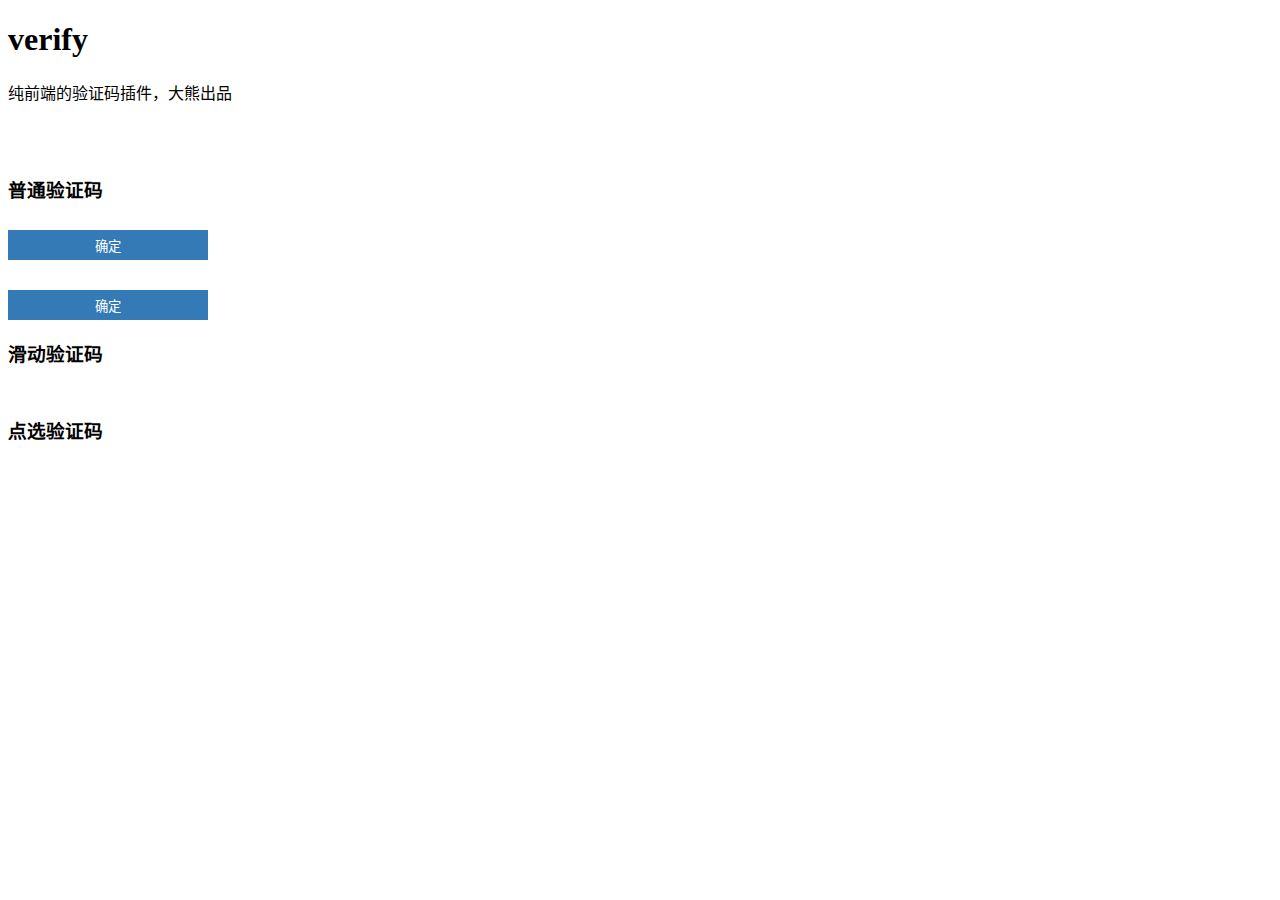
<file: src/lib/verify-master/index.html>
<!DOCTYPE html>
<html lang="zh-cn">

<head>
	<meta http-equiv="Content-Type" content="text/html; charset=utf-8">
	<meta name="viewport"
		content="width=device-width,initial-scale=1,minimum-scale=1,maximum-scale=1,user-scalable=no" />
	<title>verify插件demo</title>

	<link rel="stylesheet" type="text/css" href="css/verify.css">
</head>

<body>
	<h1>verify</h1>
	<p>纯前端的验证码插件，大熊出品</p>

	<br><br>

	<h3>普通验证码</h3>
	<div id="mpanel2">
	</div>

	<button type="button" id="check-btn" class="verify-btn">确定</button>


	<div id="mpanel3" style="margin-top: 20px">
	</div>

	<button type="button" id="check-btn2" class="verify-btn">确定</button>

	<h3>滑动验证码</h3>
	<div id="mpanel1">
	</div>

	<div id="mpanel4" style="margin-top:50px;">
	</div>


	<h3>点选验证码</h3>
	<div id="mpanel5" style="margin-top:50px;">
	</div>

	<div id="mpanel6" style="margin-top:50px;">
	</div>


	<script src="http://www.jq22.com/jquery/jquery-1.10.2.js"></script>
	<script type="text/javascript" src="js/verify.js"></script>
	<!--<script type="text/javascript" src="js/verify.min.js" ></script>-->

	<script>

		$('#mpanel2').codeVerify({
			type: 1,
			width: '400px',
			height: '50px',
			fontSize: '30px',
			codeLength: 6,
			btnId: 'check-btn',
			ready: function () {
			},
			success: function () {
				alert('验证匹配！');
			},
			error: function () {
				alert('验证码不匹配！');
			}
		});


		$('#mpanel3').codeVerify({
			type: 2,
			figure: 100,	//位数，仅在type=2时生效
			arith: 0,	//算法，支持加减乘，不填为随机，仅在type=2时生效
			width: '200px',
			height: '50px',
			fontSize: '30px',
			btnId: 'check-btn2',
			ready: function () {
			},
			success: function () {
				alert('验证匹配！');
			},
			error: function () {
				alert('验证码不匹配！');
			}
		});



		$('#mpanel1').slideVerify({
			type: 1,		//类型
			vOffset: 5,	//误差量，根据需求自行调整
			barSize: {
				width: '80%',
				height: '40px',
			},
			ready: function () {
			},
			success: function () {
				alert('验证成功，添加你自己的代码！');
				//......后续操作
			},
			error: function () {
				//		        	alert('验证失败！');
			}

		});


		$('#mpanel4').slideVerify({
			type: 2,		//类型
			vOffset: 5,	//误差量，根据需求自行调整
			vSpace: 5,	//间隔
			imgName: ['1.jpg', '2.jpg'],
			imgSize: {
				width: '400px',
				height: '200px',
			},
			blockSize: {
				width: '40px',
				height: '40px',
			},
			barSize: {
				width: '400px',
				height: '40px',
			},
			ready: function () {
			},
			success: function () {
				alert('验证成功，添加你自己的代码！');
				//......后续操作
			},
			error: function () {
				//		        	alert('验证失败！');
			}

		});



		$('#mpanel5').pointsVerify({
			defaultNum: 4,	//默认的文字数量
			checkNum: 2,	//校对的文字数量
			vSpace: 5,	//间隔
			imgName: ['1.jpg', '2.jpg'],
			imgSize: {
				width: '600px',
				height: '200px',
			},
			barSize: {
				width: '600px',
				height: '40px',
			},
			ready: function () {
			},
			success: function () {
				alert('验证成功，添加你自己的代码！');
				//......后续操作
			},
			error: function () {
				//		        	alert('验证失败！');
			}

		});

		$('#mpanel6').pointsVerify({
			defaultNum: 4,	//默认的文字数量
			checkNum: 2,	//校对的文字数量
			vSpace: 5,	//间隔
			imgName: ['1.jpg', '2.jpg'],
			imgSize: {
				width: '600px',
				height: '200px',
			},
			barSize: {
				width: '600px',
				height: '40px',
			},
			ready: function () {
			},
			success: function () {
				alert('验证成功，添加你自己的代码！');
				//......后续操作
			},
			error: function () {
				//		        	alert('验证失败！');
			}

		});


	</script>
</body>

</html>
</file>
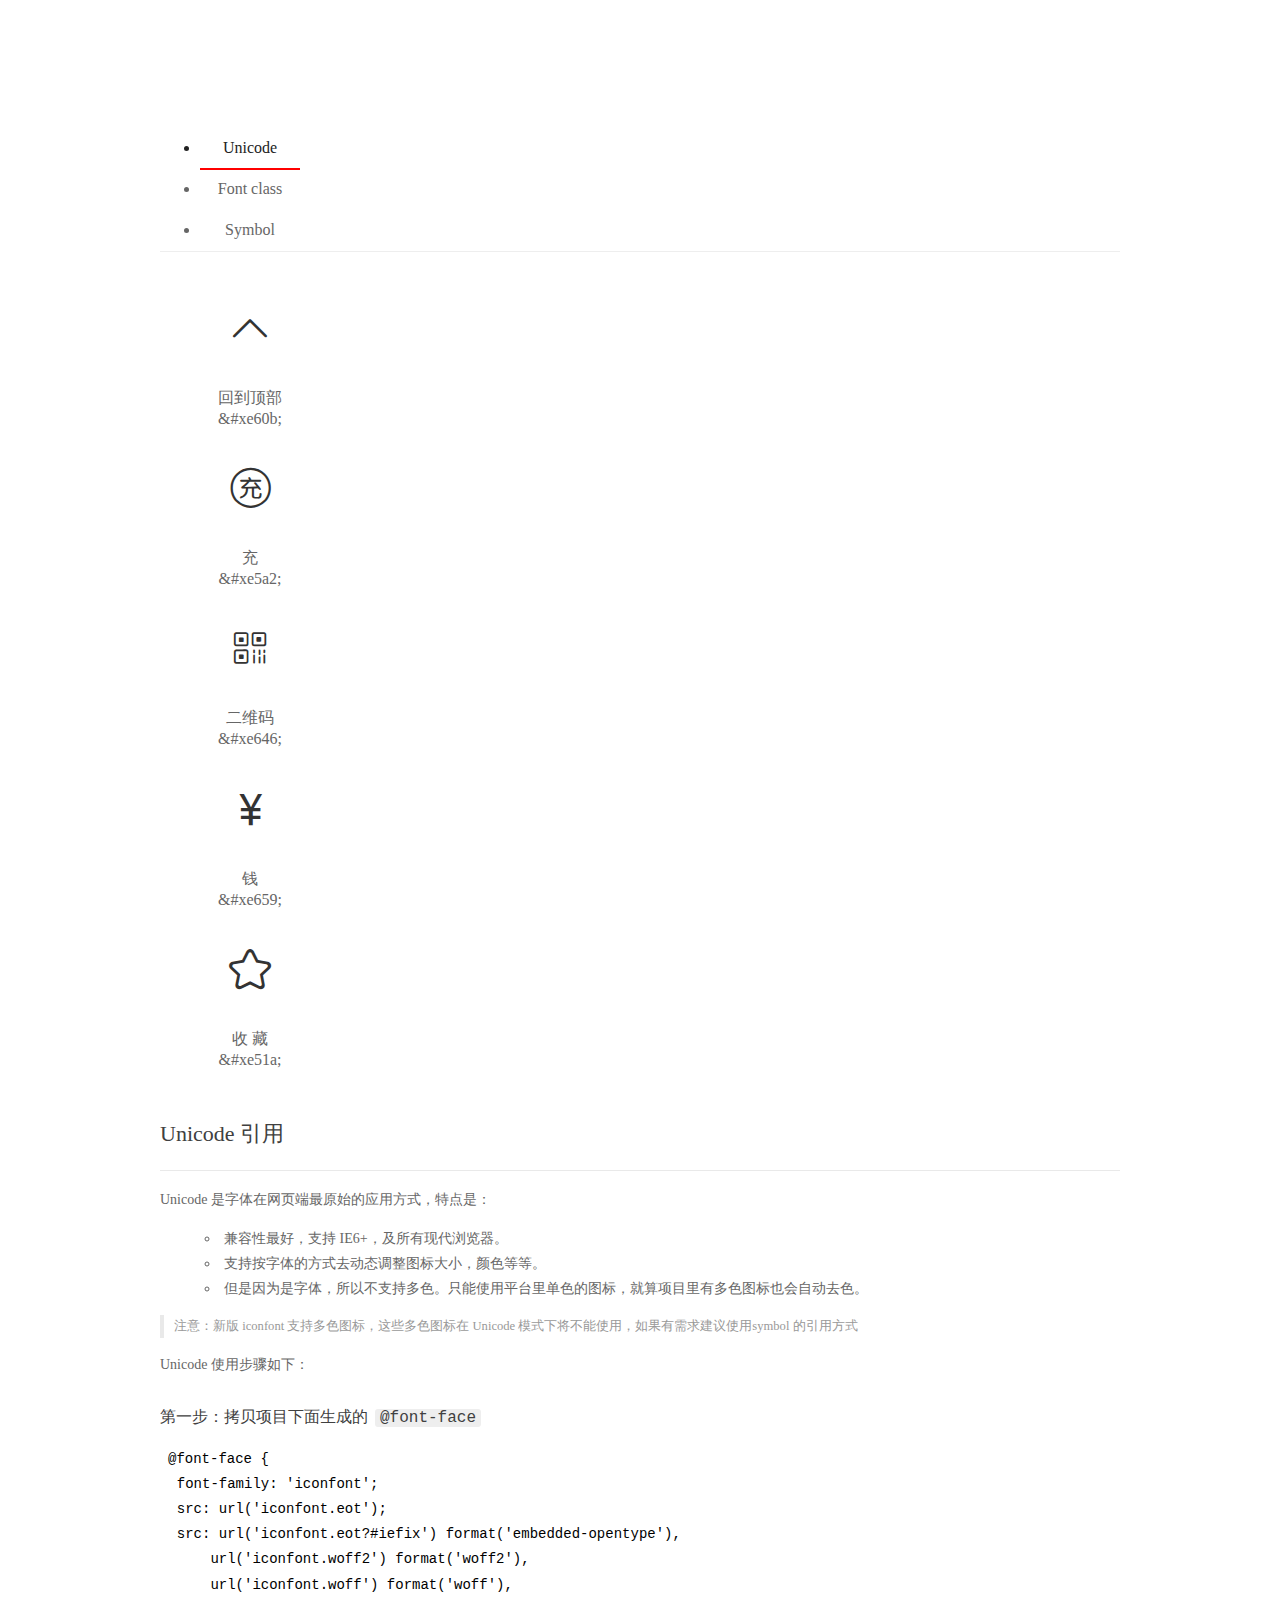
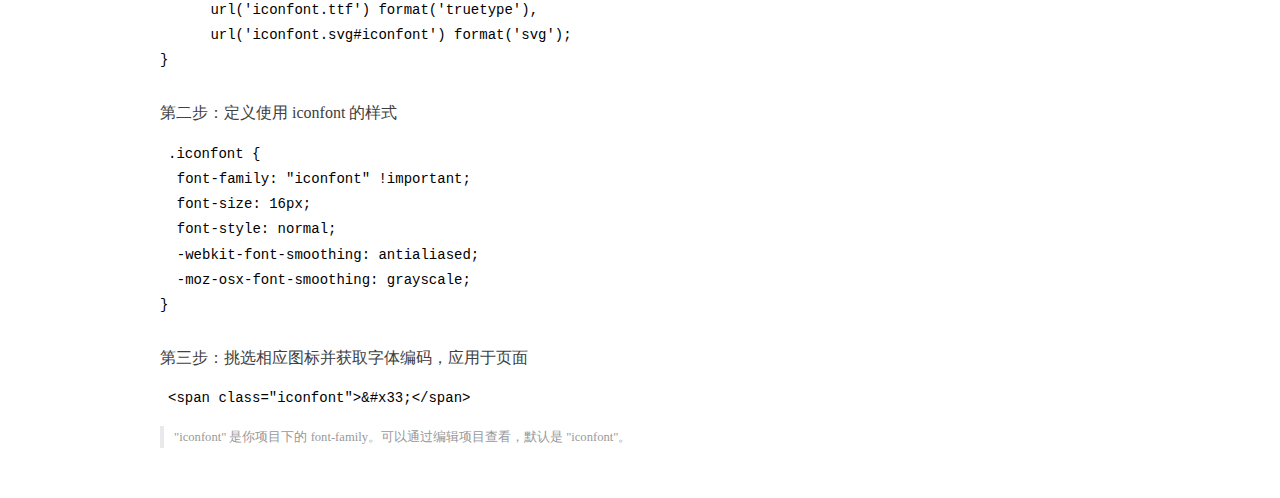
<file: src/lib/font_tb0zqkfwmp/demo_index.html>
<!DOCTYPE html>
<html>
<head>
  <meta charset="utf-8"/>
  <title>IconFont Demo</title>
  <link rel="shortcut icon" href="https://gtms04.alicdn.com/tps/i4/TB1_oz6GVXXXXaFXpXXJDFnIXXX-64-64.ico" type="image/x-icon"/>
  <link rel="stylesheet" href="https://g.alicdn.com/thx/cube/1.3.2/cube.min.css">
  <link rel="stylesheet" href="demo.css">
  <link rel="stylesheet" href="iconfont.css">
  <script src="iconfont.js"></script>
  <!-- jQuery -->
  <script src="https://a1.alicdn.com/oss/uploads/2018/12/26/7bfddb60-08e8-11e9-9b04-53e73bb6408b.js"></script>
  <!-- 代码高亮 -->
  <script src="https://a1.alicdn.com/oss/uploads/2018/12/26/a3f714d0-08e6-11e9-8a15-ebf944d7534c.js"></script>
</head>
<body>
  <div class="main">
    <h1 class="logo"><a href="https://www.iconfont.cn/" title="iconfont 首页" target="_blank">&#xe86b;</a></h1>
    <div class="nav-tabs">
      <ul id="tabs" class="dib-box">
        <li class="dib active"><span>Unicode</span></li>
        <li class="dib"><span>Font class</span></li>
        <li class="dib"><span>Symbol</span></li>
      </ul>
      
    </div>
    <div class="tab-container">
      <div class="content unicode" style="display: block;">
          <ul class="icon_lists dib-box">
          
            <li class="dib">
              <span class="icon iconfont">&#xe60b;</span>
                <div class="name">回到顶部</div>
                <div class="code-name">&amp;#xe60b;</div>
              </li>
          
            <li class="dib">
              <span class="icon iconfont">&#xe5a2;</span>
                <div class="name">充</div>
                <div class="code-name">&amp;#xe5a2;</div>
              </li>
          
            <li class="dib">
              <span class="icon iconfont">&#xe646;</span>
                <div class="name">二维码</div>
                <div class="code-name">&amp;#xe646;</div>
              </li>
          
            <li class="dib">
              <span class="icon iconfont">&#xe659;</span>
                <div class="name">钱</div>
                <div class="code-name">&amp;#xe659;</div>
              </li>
          
            <li class="dib">
              <span class="icon iconfont">&#xe51a;</span>
                <div class="name">收 藏</div>
                <div class="code-name">&amp;#xe51a;</div>
              </li>
          
          </ul>
          <div class="article markdown">
          <h2 id="unicode-">Unicode 引用</h2>
          <hr>

          <p>Unicode 是字体在网页端最原始的应用方式，特点是：</p>
          <ul>
            <li>兼容性最好，支持 IE6+，及所有现代浏览器。</li>
            <li>支持按字体的方式去动态调整图标大小，颜色等等。</li>
            <li>但是因为是字体，所以不支持多色。只能使用平台里单色的图标，就算项目里有多色图标也会自动去色。</li>
          </ul>
          <blockquote>
            <p>注意：新版 iconfont 支持多色图标，这些多色图标在 Unicode 模式下将不能使用，如果有需求建议使用symbol 的引用方式</p>
          </blockquote>
          <p>Unicode 使用步骤如下：</p>
          <h3 id="-font-face">第一步：拷贝项目下面生成的 <code>@font-face</code></h3>
<pre><code class="language-css"
>@font-face {
  font-family: 'iconfont';
  src: url('iconfont.eot');
  src: url('iconfont.eot?#iefix') format('embedded-opentype'),
      url('iconfont.woff2') format('woff2'),
      url('iconfont.woff') format('woff'),
      url('iconfont.ttf') format('truetype'),
      url('iconfont.svg#iconfont') format('svg');
}
</code></pre>
          <h3 id="-iconfont-">第二步：定义使用 iconfont 的样式</h3>
<pre><code class="language-css"
>.iconfont {
  font-family: "iconfont" !important;
  font-size: 16px;
  font-style: normal;
  -webkit-font-smoothing: antialiased;
  -moz-osx-font-smoothing: grayscale;
}
</code></pre>
          <h3 id="-">第三步：挑选相应图标并获取字体编码，应用于页面</h3>
<pre>
<code class="language-html"
>&lt;span class="iconfont"&gt;&amp;#x33;&lt;/span&gt;
</code></pre>
          <blockquote>
            <p>"iconfont" 是你项目下的 font-family。可以通过编辑项目查看，默认是 "iconfont"。</p>
          </blockquote>
          </div>
      </div>
      <div class="content font-class">
        <ul class="icon_lists dib-box">
          
          <li class="dib">
            <span class="icon iconfont icon-icon_huaban"></span>
            <div class="name">
              回到顶部
            </div>
            <div class="code-name">.icon-icon_huaban
            </div>
          </li>
          
          <li class="dib">
            <span class="icon iconfont icon-chong"></span>
            <div class="name">
              充
            </div>
            <div class="code-name">.icon-chong
            </div>
          </li>
          
          <li class="dib">
            <span class="icon iconfont icon-ico"></span>
            <div class="name">
              二维码
            </div>
            <div class="code-name">.icon-ico
            </div>
          </li>
          
          <li class="dib">
            <span class="icon iconfont icon-sousuoyemiantubiao"></span>
            <div class="name">
              钱
            </div>
            <div class="code-name">.icon-sousuoyemiantubiao
            </div>
          </li>
          
          <li class="dib">
            <span class="icon iconfont icon-shoucang"></span>
            <div class="name">
              收 藏
            </div>
            <div class="code-name">.icon-shoucang
            </div>
          </li>
          
        </ul>
        <div class="article markdown">
        <h2 id="font-class-">font-class 引用</h2>
        <hr>

        <p>font-class 是 Unicode 使用方式的一种变种，主要是解决 Unicode 书写不直观，语意不明确的问题。</p>
        <p>与 Unicode 使用方式相比，具有如下特点：</p>
        <ul>
          <li>兼容性良好，支持 IE8+，及所有现代浏览器。</li>
          <li>相比于 Unicode 语意明确，书写更直观。可以很容易分辨这个 icon 是什么。</li>
          <li>因为使用 class 来定义图标，所以当要替换图标时，只需要修改 class 里面的 Unicode 引用。</li>
          <li>不过因为本质上还是使用的字体，所以多色图标还是不支持的。</li>
        </ul>
        <p>使用步骤如下：</p>
        <h3 id="-fontclass-">第一步：引入项目下面生成的 fontclass 代码：</h3>
<pre><code class="language-html">&lt;link rel="stylesheet" href="./iconfont.css"&gt;
</code></pre>
        <h3 id="-">第二步：挑选相应图标并获取类名，应用于页面：</h3>
<pre><code class="language-html">&lt;span class="iconfont icon-xxx"&gt;&lt;/span&gt;
</code></pre>
        <blockquote>
          <p>"
            iconfont" 是你项目下的 font-family。可以通过编辑项目查看，默认是 "iconfont"。</p>
        </blockquote>
      </div>
      </div>
      <div class="content symbol">
          <ul class="icon_lists dib-box">
          
            <li class="dib">
                <svg class="icon svg-icon" aria-hidden="true">
                  <use xlink:href="#icon-icon_huaban"></use>
                </svg>
                <div class="name">回到顶部</div>
                <div class="code-name">#icon-icon_huaban</div>
            </li>
          
            <li class="dib">
                <svg class="icon svg-icon" aria-hidden="true">
                  <use xlink:href="#icon-chong"></use>
                </svg>
                <div class="name">充</div>
                <div class="code-name">#icon-chong</div>
            </li>
          
            <li class="dib">
                <svg class="icon svg-icon" aria-hidden="true">
                  <use xlink:href="#icon-ico"></use>
                </svg>
                <div class="name">二维码</div>
                <div class="code-name">#icon-ico</div>
            </li>
          
            <li class="dib">
                <svg class="icon svg-icon" aria-hidden="true">
                  <use xlink:href="#icon-sousuoyemiantubiao"></use>
                </svg>
                <div class="name">钱</div>
                <div class="code-name">#icon-sousuoyemiantubiao</div>
            </li>
          
            <li class="dib">
                <svg class="icon svg-icon" aria-hidden="true">
                  <use xlink:href="#icon-shoucang"></use>
                </svg>
                <div class="name">收 藏</div>
                <div class="code-name">#icon-shoucang</div>
            </li>
          
          </ul>
          <div class="article markdown">
          <h2 id="symbol-">Symbol 引用</h2>
          <hr>

          <p>这是一种全新的使用方式，应该说这才是未来的主流，也是平台目前推荐的用法。相关介绍可以参考这篇<a href="">文章</a>
            这种用法其实是做了一个 SVG 的集合，与另外两种相比具有如下特点：</p>
          <ul>
            <li>支持多色图标了，不再受单色限制。</li>
            <li>通过一些技巧，支持像字体那样，通过 <code>font-size</code>, <code>color</code> 来调整样式。</li>
            <li>兼容性较差，支持 IE9+，及现代浏览器。</li>
            <li>浏览器渲染 SVG 的性能一般，还不如 png。</li>
          </ul>
          <p>使用步骤如下：</p>
          <h3 id="-symbol-">第一步：引入项目下面生成的 symbol 代码：</h3>
<pre><code class="language-html">&lt;script src="./iconfont.js"&gt;&lt;/script&gt;
</code></pre>
          <h3 id="-css-">第二步：加入通用 CSS 代码（引入一次就行）：</h3>
<pre><code class="language-html">&lt;style&gt;
.icon {
  width: 1em;
  height: 1em;
  vertical-align: -0.15em;
  fill: currentColor;
  overflow: hidden;
}
&lt;/style&gt;
</code></pre>
          <h3 id="-">第三步：挑选相应图标并获取类名，应用于页面：</h3>
<pre><code class="language-html">&lt;svg class="icon" aria-hidden="true"&gt;
  &lt;use xlink:href="#icon-xxx"&gt;&lt;/use&gt;
&lt;/svg&gt;
</code></pre>
          </div>
      </div>

    </div>
  </div>
  <script>
  $(document).ready(function () {
      $('.tab-container .content:first').show()

      $('#tabs li').click(function (e) {
        var tabContent = $('.tab-container .content')
        var index = $(this).index()

        if ($(this).hasClass('active')) {
          return
        } else {
          $('#tabs li').removeClass('active')
          $(this).addClass('active')

          tabContent.hide().eq(index).fadeIn()
        }
      })
    })
  </script>
</body>
</html>
</file>
<file: src/lib/verify-master/css/verify.css>
/*常规验证码*/
.verify-code {
	font-size: 20px;
	text-align: center;
	cursor: pointer;
	margin-bottom: 5px;
	border: 1px solid #ddd;
}

.cerify-code-panel {
	height:100%;
	overflow:hidden;
}

.verify-code-area {
	float:left;
}

.verify-input-area {
	float: left;
	width: 60%;
	padding-right: 10px;
	
}

.verify-change-area {
	line-height: 30px;
	float: left;
}

.varify-input-code {
	display:inline-block; 
	width: 100%;
	height: 25px;
}

.verify-change-code {
	color: #337AB7;
	cursor: pointer;
}

.verify-btn {
	width: 200px;
	height: 30px;
	background-color: #337AB7;
	color:#FFFFFF;
	border:none;
	margin-top: 10px;
}






/*滑动验证码*/
.verify-bar-area {
    position: relative;
    background: #FFFFFF;
   	text-align: center;
    -webkit-box-sizing: content-box;
    -moz-box-sizing: content-box;
    box-sizing: content-box;
   	border: 1px solid #ddd;
   	-webkit-border-radius: 4px;
}
 
.verify-bar-area .verify-move-block {
    position: absolute;
    top: 0px;
    left: 0;
    background: #fff;
    cursor: pointer;
    -webkit-box-sizing: content-box;
    -moz-box-sizing: content-box;
    box-sizing: content-box;
    box-shadow: 0 0 2px #888888;
    -webkit-border-radius: 1px;
}

.verify-bar-area .verify-move-block:hover {
    background-color: #337ab7;
    color: #FFFFFF;
}

.verify-bar-area .verify-left-bar {
    position: absolute;
    top: -1px;
    left: -1px;
   	background: #f0fff0;
    cursor: pointer;
    -webkit-box-sizing: content-box;
    -moz-box-sizing: content-box;
    box-sizing: content-box;
    border: 1px solid #ddd;
}

.verify-img-panel {
	margin:0;
	-webkit-box-sizing: content-box;
    -moz-box-sizing: content-box;
    box-sizing: content-box;
	border: 1px solid #ddd;
	border-radius: 3px;
	position: relative;
}

.verify-img-panel .verify-refresh {
	width: 25px;
	height: 25px;
	text-align:center;
	padding: 5px;
	cursor: pointer;
	position: absolute;
	top: 0;
	right: 0;
	z-index: 2;
}

.verify-img-panel .icon-refresh {
	font-size: 20px;
	color: #fff;
}

.verify-img-panel .verify-gap {
	background-color: #fff;
	position: relative;
	z-index: 2;
	border:1px solid #fff;
}

.verify-bar-area .verify-move-block .verify-sub-block {
	position: absolute;
    text-align: center;
	z-index: 3;
	border: 1px solid #fff;
}

.verify-bar-area .verify-move-block .verify-icon {
	font-size: 18px;
}

.verify-bar-area .verify-msg {
	z-index : 3;
}

/*字体图标的css*/
@font-face {font-family: "iconfont";
  src: url('../fonts/iconfont.eot?t=1508229193188'); /* IE9*/
  src: url('../fonts/iconfont.eot?t=1508229193188#iefix') format('embedded-opentype'), /* IE6-IE8 */
  url('[data-uri]') format('woff'),
  url('../fonts/iconfont.ttf?t=1508229193188') format('truetype'), /* chrome, firefox, opera, Safari, Android, iOS 4.2+*/
  url('../fonts/iconfont.svg?t=1508229193188#iconfont') format('svg'); /* iOS 4.1- */
}

.iconfont {
  font-family:"iconfont" !important;
  font-size:16px;
  font-style:normal;
  -webkit-font-smoothing: antialiased;
  -moz-osx-font-smoothing: grayscale;
}

.icon-check:before { content: "\e645"; }

.icon-close:before { content: "\e646"; }

.icon-right:before { content: "\e6a3"; }

.icon-refresh:before { content: "\e6a4"; }
</file>
<file: src/lib/font_tb0zqkfwmp/demo.css>
/* Logo 字体 */
@font-face {
  font-family: "iconfont logo";
  src: url('https://at.alicdn.com/t/font_985780_km7mi63cihi.eot?t=1545807318834');
  src: url('https://at.alicdn.com/t/font_985780_km7mi63cihi.eot?t=1545807318834#iefix') format('embedded-opentype'),
    url('https://at.alicdn.com/t/font_985780_km7mi63cihi.woff?t=1545807318834') format('woff'),
    url('https://at.alicdn.com/t/font_985780_km7mi63cihi.ttf?t=1545807318834') format('truetype'),
    url('https://at.alicdn.com/t/font_985780_km7mi63cihi.svg?t=1545807318834#iconfont') format('svg');
}

.logo {
  font-family: "iconfont logo";
  font-size: 160px;
  font-style: normal;
  -webkit-font-smoothing: antialiased;
  -moz-osx-font-smoothing: grayscale;
}

/* tabs */
.nav-tabs {
  position: relative;
}

.nav-tabs .nav-more {
  position: absolute;
  right: 0;
  bottom: 0;
  height: 42px;
  line-height: 42px;
  color: #666;
}

#tabs {
  border-bottom: 1px solid #eee;
}

#tabs li {
  cursor: pointer;
  width: 100px;
  height: 40px;
  line-height: 40px;
  text-align: center;
  font-size: 16px;
  border-bottom: 2px solid transparent;
  position: relative;
  z-index: 1;
  margin-bottom: -1px;
  color: #666;
}


#tabs .active {
  border-bottom-color: #f00;
  color: #222;
}

.tab-container .content {
  display: none;
}

/* 页面布局 */
.main {
  padding: 30px 100px;
  width: 960px;
  margin: 0 auto;
}

.main .logo {
  color: #333;
  text-align: left;
  margin-bottom: 30px;
  line-height: 1;
  height: 110px;
  margin-top: -50px;
  overflow: hidden;
  *zoom: 1;
}

.main .logo a {
  font-size: 160px;
  color: #333;
}

.helps {
  margin-top: 40px;
}

.helps pre {
  padding: 20px;
  margin: 10px 0;
  border: solid 1px #e7e1cd;
  background-color: #fffdef;
  overflow: auto;
}

.icon_lists {
  width: 100% !important;
  overflow: hidden;
  *zoom: 1;
}

.icon_lists li {
  width: 100px;
  margin-bottom: 10px;
  margin-right: 20px;
  text-align: center;
  list-style: none !important;
  cursor: default;
}

.icon_lists li .code-name {
  line-height: 1.2;
}

.icon_lists .icon {
  display: block;
  height: 100px;
  line-height: 100px;
  font-size: 42px;
  margin: 10px auto;
  color: #333;
  -webkit-transition: font-size 0.25s linear, width 0.25s linear;
  -moz-transition: font-size 0.25s linear, width 0.25s linear;
  transition: font-size 0.25s linear, width 0.25s linear;
}

.icon_lists .icon:hover {
  font-size: 100px;
}

.icon_lists .svg-icon {
  /* 通过设置 font-size 来改变图标大小 */
  width: 1em;
  /* 图标和文字相邻时，垂直对齐 */
  vertical-align: -0.15em;
  /* 通过设置 color 来改变 SVG 的颜色/fill */
  fill: currentColor;
  /* path 和 stroke 溢出 viewBox 部分在 IE 下会显示
      normalize.css 中也包含这行 */
  overflow: hidden;
}

.icon_lists li .name,
.icon_lists li .code-name {
  color: #666;
}

/* markdown 样式 */
.markdown {
  color: #666;
  font-size: 14px;
  line-height: 1.8;
}

.highlight {
  line-height: 1.5;
}

.markdown img {
  vertical-align: middle;
  max-width: 100%;
}

.markdown h1 {
  color: #404040;
  font-weight: 500;
  line-height: 40px;
  margin-bottom: 24px;
}

.markdown h2,
.markdown h3,
.markdown h4,
.markdown h5,
.markdown h6 {
  color: #404040;
  margin: 1.6em 0 0.6em 0;
  font-weight: 500;
  clear: both;
}

.markdown h1 {
  font-size: 28px;
}

.markdown h2 {
  font-size: 22px;
}

.markdown h3 {
  font-size: 16px;
}

.markdown h4 {
  font-size: 14px;
}

.markdown h5 {
  font-size: 12px;
}

.markdown h6 {
  font-size: 12px;
}

.markdown hr {
  height: 1px;
  border: 0;
  background: #e9e9e9;
  margin: 16px 0;
  clear: both;
}

.markdown p {
  margin: 1em 0;
}

.markdown>p,
.markdown>blockquote,
.markdown>.highlight,
.markdown>ol,
.markdown>ul {
  width: 80%;
}

.markdown ul>li {
  list-style: circle;
}

.markdown>ul li,
.markdown blockquote ul>li {
  margin-left: 20px;
  padding-left: 4px;
}

.markdown>ul li p,
.markdown>ol li p {
  margin: 0.6em 0;
}

.markdown ol>li {
  list-style: decimal;
}

.markdown>ol li,
.markdown blockquote ol>li {
  margin-left: 20px;
  padding-left: 4px;
}

.markdown code {
  margin: 0 3px;
  padding: 0 5px;
  background: #eee;
  border-radius: 3px;
}

.markdown strong,
.markdown b {
  font-weight: 600;
}

.markdown>table {
  border-collapse: collapse;
  border-spacing: 0px;
  empty-cells: show;
  border: 1px solid #e9e9e9;
  width: 95%;
  margin-bottom: 24px;
}

.markdown>table th {
  white-space: nowrap;
  color: #333;
  font-weight: 600;
}

.markdown>table th,
.markdown>table td {
  border: 1px solid #e9e9e9;
  padding: 8px 16px;
  text-align: left;
}

.markdown>table th {
  background: #F7F7F7;
}

.markdown blockquote {
  font-size: 90%;
  color: #999;
  border-left: 4px solid #e9e9e9;
  padding-left: 0.8em;
  margin: 1em 0;
}

.markdown blockquote p {
  margin: 0;
}

.markdown .anchor {
  opacity: 0;
  transition: opacity 0.3s ease;
  margin-left: 8px;
}

.markdown .waiting {
  color: #ccc;
}

.markdown h1:hover .anchor,
.markdown h2:hover .anchor,
.markdown h3:hover .anchor,
.markdown h4:hover .anchor,
.markdown h5:hover .anchor,
.markdown h6:hover .anchor {
  opacity: 1;
  display: inline-block;
}

.markdown>br,
.markdown>p>br {
  clear: both;
}


.hljs {
  display: block;
  background: white;
  padding: 0.5em;
  color: #333333;
  overflow-x: auto;
}

.hljs-comment,
.hljs-meta {
  color: #969896;
}

.hljs-string,
.hljs-variable,
.hljs-template-variable,
.hljs-strong,
.hljs-emphasis,
.hljs-quote {
  color: #df5000;
}

.hljs-keyword,
.hljs-selector-tag,
.hljs-type {
  color: #a71d5d;
}

.hljs-literal,
.hljs-symbol,
.hljs-bullet,
.hljs-attribute {
  color: #0086b3;
}

.hljs-section,
.hljs-name {
  color: #63a35c;
}

.hljs-tag {
  color: #333333;
}

.hljs-title,
.hljs-attr,
.hljs-selector-id,
.hljs-selector-class,
.hljs-selector-attr,
.hljs-selector-pseudo {
  color: #795da3;
}

.hljs-addition {
  color: #55a532;
  background-color: #eaffea;
}

.hljs-deletion {
  color: #bd2c00;
  background-color: #ffecec;
}

.hljs-link {
  text-decoration: underline;
}

/* 代码高亮 */
/* PrismJS 1.15.0
https://prismjs.com/download.html#themes=prism&languages=markup+css+clike+javascript */
/**
 * prism.js default theme for JavaScript, CSS and HTML
 * Based on dabblet (http://dabblet.com)
 * @author Lea Verou
 */
code[class*="language-"],
pre[class*="language-"] {
  color: black;
  background: none;
  text-shadow: 0 1px white;
  font-family: Consolas, Monaco, 'Andale Mono', 'Ubuntu Mono', monospace;
  text-align: left;
  white-space: pre;
  word-spacing: normal;
  word-break: normal;
  word-wrap: normal;
  line-height: 1.5;

  -moz-tab-size: 4;
  -o-tab-size: 4;
  tab-size: 4;

  -webkit-hyphens: none;
  -moz-hyphens: none;
  -ms-hyphens: none;
  hyphens: none;
}

pre[class*="language-"]::-moz-selection,
pre[class*="language-"] ::-moz-selection,
code[class*="language-"]::-moz-selection,
code[class*="language-"] ::-moz-selection {
  text-shadow: none;
  background: #b3d4fc;
}

pre[class*="language-"]::selection,
pre[class*="language-"] ::selection,
code[class*="language-"]::selection,
code[class*="language-"] ::selection {
  text-shadow: none;
  background: #b3d4fc;
}

@media print {

  code[class*="language-"],
  pre[class*="language-"] {
    text-shadow: none;
  }
}

/* Code blocks */
pre[class*="language-"] {
  padding: 1em;
  margin: .5em 0;
  overflow: auto;
}

:not(pre)>code[class*="language-"],
pre[class*="language-"] {
  background: #f5f2f0;
}

/* Inline code */
:not(pre)>code[class*="language-"] {
  padding: .1em;
  border-radius: .3em;
  white-space: normal;
}

.token.comment,
.token.prolog,
.token.doctype,
.token.cdata {
  color: slategray;
}

.token.punctuation {
  color: #999;
}

.namespace {
  opacity: .7;
}

.token.property,
.token.tag,
.token.boolean,
.token.number,
.token.constant,
.token.symbol,
.token.deleted {
  color: #905;
}

.token.selector,
.token.attr-name,
.token.string,
.token.char,
.token.builtin,
.token.inserted {
  color: #690;
}

.token.operator,
.token.entity,
.token.url,
.language-css .token.string,
.style .token.string {
  color: #9a6e3a;
  background: hsla(0, 0%, 100%, .5);
}

.token.atrule,
.token.attr-value,
.token.keyword {
  color: #07a;
}

.token.function,
.token.class-name {
  color: #DD4A68;
}

.token.regex,
.token.important,
.token.variable {
  color: #e90;
}

.token.important,
.token.bold {
  font-weight: bold;
}

.token.italic {
  font-style: italic;
}

.token.entity {
  cursor: help;
}
</file>
<file: src/lib/font_tb0zqkfwmp/iconfont.css>
@font-face {font-family: "iconfont";
  src: url('iconfont.eot?t=1557411034419'); /* IE9 */
  src: url('iconfont.eot?t=1557411034419#iefix') format('embedded-opentype'), /* IE6-IE8 */
  url('[data-uri]') format('woff2'),
  url('iconfont.woff?t=1557411034419') format('woff'),
  url('iconfont.ttf?t=1557411034419') format('truetype'), /* chrome, firefox, opera, Safari, Android, iOS 4.2+ */
  url('iconfont.svg?t=1557411034419#iconfont') format('svg'); /* iOS 4.1- */
}

.iconfont {
  font-family: "iconfont" !important;
  font-size: 16px;
  font-style: normal;
  -webkit-font-smoothing: antialiased;
  -moz-osx-font-smoothing: grayscale;
}

.icon-icon_huaban:before {
  content: "\e60b";
}

.icon-chong:before {
  content: "\e5a2";
}

.icon-ico:before {
  content: "\e646";
}

.icon-sousuoyemiantubiao:before {
  content: "\e659";
}

.icon-shoucang:before {
  content: "\e51a";
}
</file>
